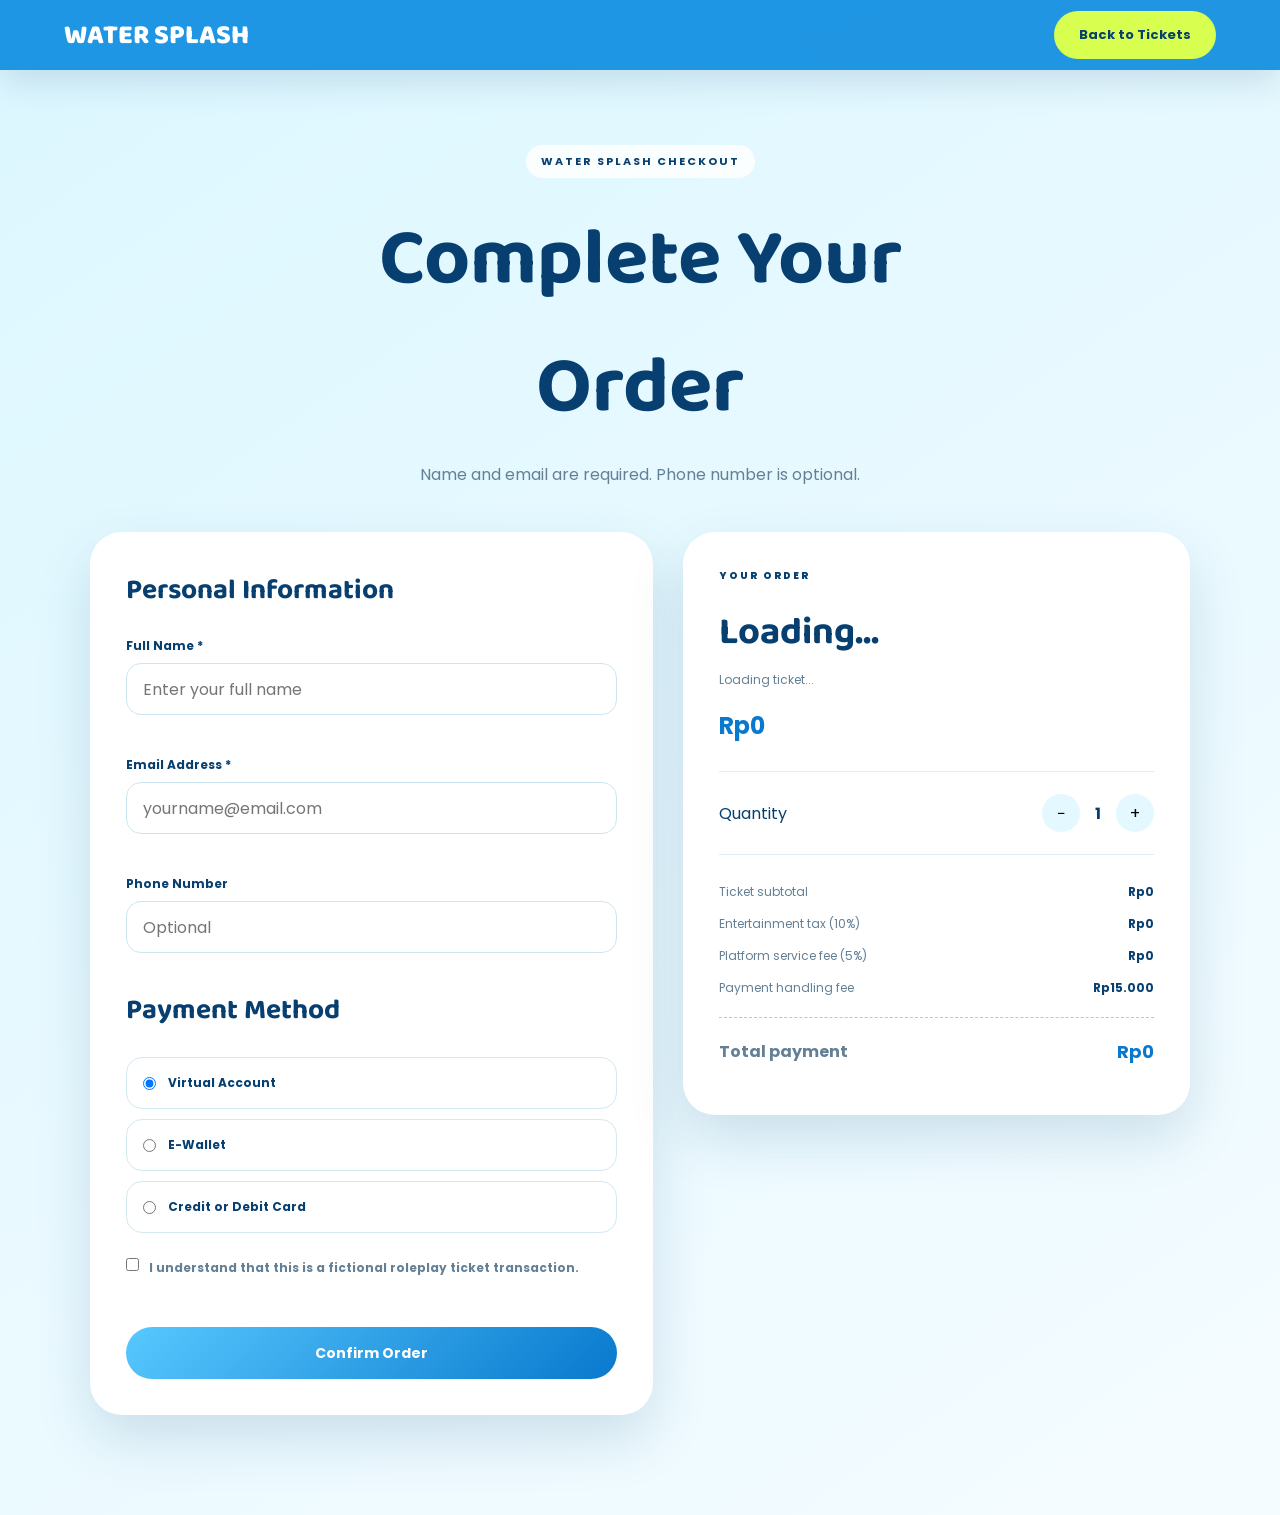
<file: checkout.html>
<!DOCTYPE html>
<html lang="en">

<head>
    <meta charset="UTF-8">

    <meta
        name="viewport"
        content="width=device-width, initial-scale=1.0"
    >

    <title>Water Splash | Checkout</title>

    <link
        rel="stylesheet"
        href="css/style.css"
    >

        <script
        src="js/api-config.js"
        defer
    ></script>

    <script
        src="js/sheet-control.js"
        defer
    ></script>
    
</head>

<body>

    <div class="bubble-layer"></div>


    <header class="site-header inner-header">

        <nav class="navbar">

            <a
                href="index.html"
                class="logo"
            >
                WATER SPLASH
            </a>

            <a
                href="tiket.html"
                class="nav-button"
            >
                Back to Tickets
            </a>

        </nav>

    </header>



    <main class="checkout-page">

        <div class="checkout-heading">

            <p class="section-label">
                WATER SPLASH CHECKOUT
            </p>

            <h1>
                Complete Your Order
            </h1>

            <p>
                Name and email are required.
                Phone number is optional.
            </p>

        </div>


        <div class="checkout-layout">

            <form
                class="checkout-form"
                id="checkout-form"
            >

                <h2>
                    Personal Information
                </h2>


                <label>

                    <span>
                        Full Name *
                    </span>

                    <input
                        type="text"
                        id="customer-name"
                        placeholder="Enter your full name"
                        required
                    >

                    <small
                        class="error-message"
                        id="name-error"
                    ></small>

                </label>


                <label>

                    <span>
                        Email Address *
                    </span>

                    <input
                        type="email"
                        id="customer-email"
                        placeholder="yourname@email.com"
                        required
                    >

                    <small
                        class="error-message"
                        id="email-error"
                    ></small>

                </label>


                <label>

                    <span>
                        Phone Number
                    </span>

                    <input
                        type="tel"
                        id="customer-phone"
                        placeholder="Optional"
                    >

                </label>


                <h2 class="payment-title">
                    Payment Method
                </h2>


                <label class="payment-choice">

                    <input
                        type="radio"
                        name="payment-method"
                        value="Virtual Account"
                        checked
                    >

                    <span>
                        Virtual Account
                    </span>

                </label>


                <label class="payment-choice">

                    <input
                        type="radio"
                        name="payment-method"
                        value="E-Wallet"
                    >

                    <span>
                        E-Wallet
                    </span>

                </label>


                <label class="payment-choice">

                    <input
                        type="radio"
                        name="payment-method"
                        value="Card"
                    >

                    <span>
                        Credit or Debit Card
                    </span>

                </label>


                <label class="agreement">

                    <input
                        type="checkbox"
                        id="agreement"
                    >

                    <span>
                        I understand that this is a fictional
                        roleplay ticket transaction.
                    </span>

                </label>


                <p
                    class="checkout-form-message"
                    id="checkout-form-message"
                ></p>


                <button
                    type="submit"
                    class="button button-blue checkout-button"
                >
                    Confirm Order
                </button>

            </form>



            <aside class="order-summary">

                <p class="summary-heading">
                    YOUR ORDER
                </p>


                <h2 id="summary-ticket-name">
                    Loading...
                </h2>


                <p id="summary-ticket-description">
                    Loading ticket...
                </p>


                <strong
                    class="summary-ticket-price"
                    id="summary-ticket-price"
                >
                    Rp0
                </strong>


                <div class="quantity-row">

                    <span>
                        Quantity
                    </span>


                    <div class="quantity-control">

                        <button
                            type="button"
                            id="quantity-minus"
                        >
                            −
                        </button>

                        <strong id="quantity-value">
                            1
                        </strong>

                        <button
                            type="button"
                            id="quantity-plus"
                        >
                            +
                        </button>

                    </div>

                </div>


                <div class="fee-summary">

                    <div>

                        <span>
                            Ticket subtotal
                        </span>

                        <strong id="subtotal-value">
                            Rp0
                        </strong>

                    </div>


                    <div>

                        <span>
                            Entertainment tax (10%)
                        </span>

                        <strong id="tax-value">
                            Rp0
                        </strong>

                    </div>


                    <div>

                        <span>
                            Platform service fee (5%)
                        </span>

                        <strong id="service-value">
                            Rp0
                        </strong>

                    </div>


                    <div>

                        <span>
                            Payment handling fee
                        </span>

                        <strong id="handling-value">
                            Rp15.000
                        </strong>

                    </div>


                    <hr>


                    <div class="total-row">

                        <span>
                            Total payment
                        </span>

                        <strong id="total-value">
                            Rp0
                        </strong>

                    </div>

                </div>

            </aside>

        </div>

    </main>


    <script src="js/app.js"></script>
    <script src="js/checkout.js"></script>

</body>

</html>
</file>
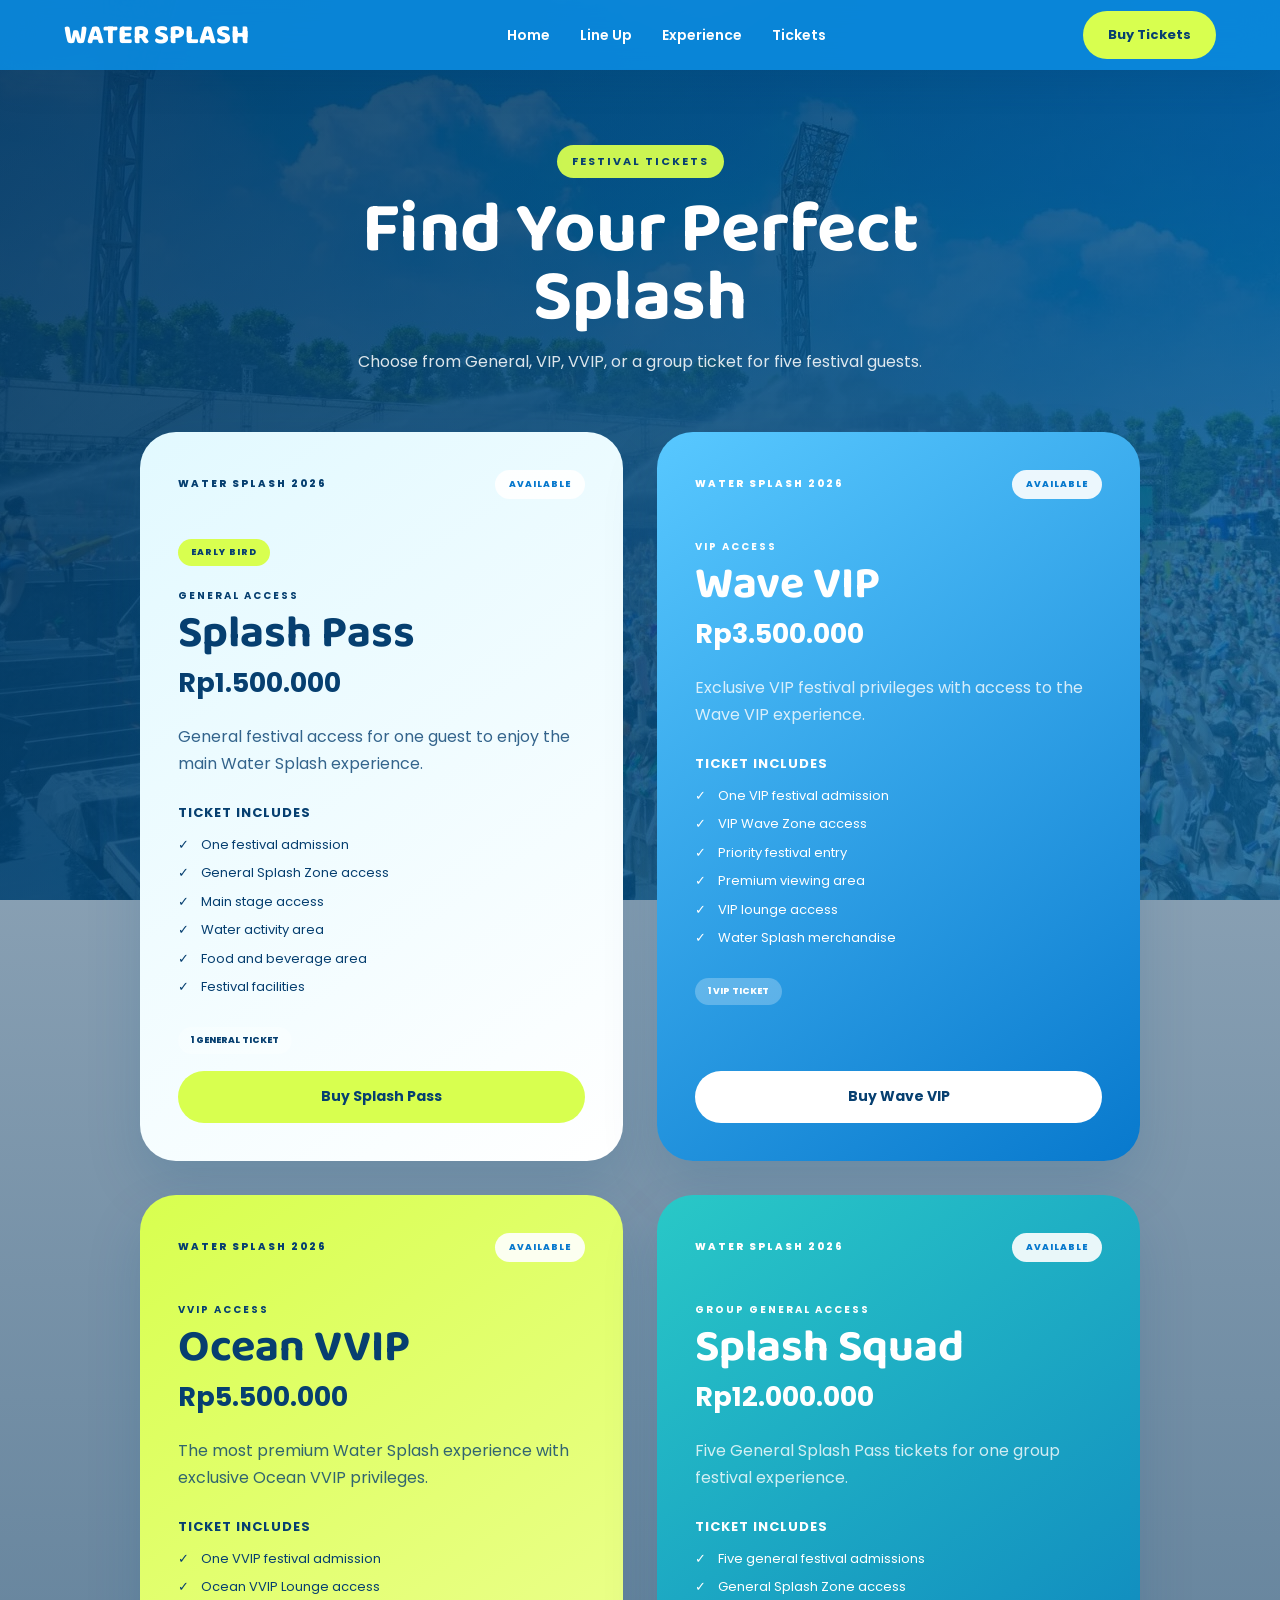
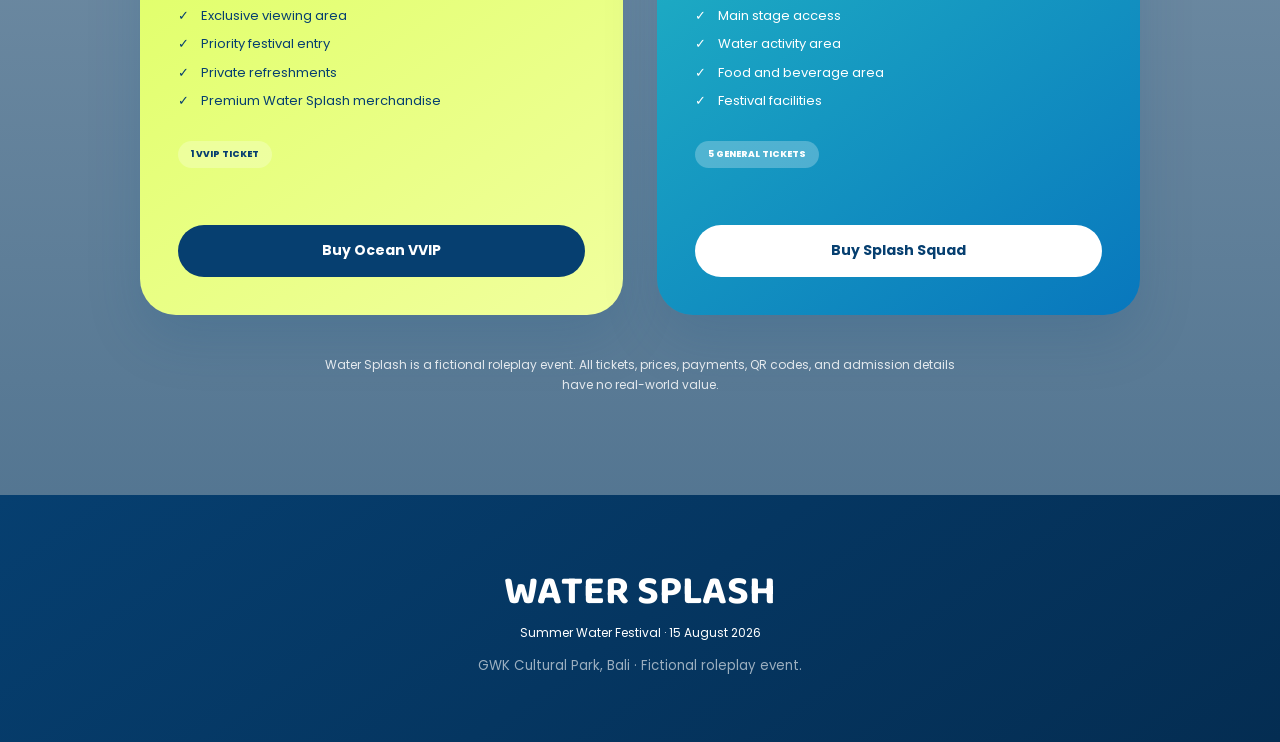
<file: tiket.html>
<!DOCTYPE html>
<html lang="en">

<head>

    <meta charset="UTF-8">

    <meta
        name="viewport"
        content="width=device-width, initial-scale=1.0"
    >

    <meta
        name="description"
        content="Choose your Water Splash 2026 festival ticket."
    >

    <title>
        Water Splash 2026 | Tickets
    </title>


    <link
        rel="stylesheet"
        href="css/style.css"
    >


    <!-- BACKGROUND KHUSUS HALAMAN TIKET -->

    <style>

        .ticket-photo-bg {

            min-height: 100vh;

            background:
                linear-gradient(
                    135deg,
                    rgba(3, 53, 94, 0.88),
                    rgba(11, 146, 220, 0.65)
                ),
                url("assets/Hero.jpg");

            background-position: center;

            background-size: cover;

            background-repeat: no-repeat;

            background-attachment: fixed;

        }


        .ticket-photo-bg main {

            min-height: 100vh;

            background: transparent;

        }


        .ticket-photo-bg .ticket-page-section {

            position: relative;

            padding-top: 145px;

            background: transparent;

        }


        .ticket-photo-bg .ticket-page-section::before {

            content: "";

            position: absolute;

            inset: 0;

            z-index: 0;

            background:
                linear-gradient(
                    180deg,
                    rgba(3, 53, 94, 0.32),
                    rgba(3, 53, 94, 0.68)
                );

            pointer-events: none;

        }


        .ticket-photo-bg
        .ticket-page-section > * {

            position: relative;

            z-index: 2;

        }


        .ticket-photo-bg
        .ticket-page-section
        .section-label {

            color: var(--navy);

            background:
                rgba(216, 255, 79, 0.94);

        }


        .ticket-photo-bg
        .ticket-page-section
        .section-heading h2 {

            color: var(--white);

        }


        .ticket-photo-bg
        .ticket-page-section
        .section-heading > p:last-child {

            color:
                rgba(255, 255, 255, 0.86);

        }


        .ticket-photo-bg
        .roleplay-note {

            color:
                rgba(255, 255, 255, 0.84);

        }


        @media screen and (max-width: 700px) {

            .ticket-photo-bg {

                background-attachment: scroll;

            }


            .ticket-photo-bg
            .ticket-page-section {

                padding-top: 120px;

            }

        }

    </style>


    <script
        src="js/api-config.js"
        defer
    ></script>

    <script
        src="js/app.js"
        defer
    ></script>

    <script
        src="js/tiket.js"
        defer
    ></script>

    <script
        src="js/sheet-control.js"
        defer
    ></script>

</head>


<body class="ticket-photo-bg">


    <!-- BUBBLE EFFECT -->

    <div
        class="bubble-layer"
        aria-hidden="true"
    ></div>



    <!-- HEADER -->

    <header class="site-header inner-header">

        <nav class="navbar">

            <a
                href="index.html"
                class="logo"
                aria-label="Water Splash Home"
            >
                WATER SPLASH
            </a>


            <div class="nav-menu">

                <a href="index.html">
                    Home
                </a>


                <a href="index.html#lineup">
                    Line Up
                </a>


                <a href="experience.html">
                    Experience
                </a>


                <a href="tiket.html">
                    Tickets
                </a>

            </div>


            <a
                href="#ticket-list"
                class="nav-button"
            >
                Buy Tickets
            </a>


            <button
                type="button"
                class="menu-toggle"
                aria-label="Open navigation menu"
                aria-expanded="false"
            >

                <span></span>

                <span></span>

                <span></span>

            </button>

        </nav>

    </header>



    <main>


        <!-- TICKET LIST -->

        <section
            class="ticket-page-section"
            id="ticket-list"
        >

            <div class="section-heading">

                <p class="section-label">
                    FESTIVAL TICKETS
                </p>


                <h2>
                    Find Your Perfect Splash
                </h2>


                <p>
                    Choose from General, VIP, VVIP,
                    or a group ticket for five festival guests.
                </p>

            </div>



            <div class="full-ticket-grid">


                <!-- SPLASH PASS -->

                <article
                    class="full-ticket-card full-general"
                    id="splash-pass"
                    data-ticket-card="splash-pass"
                >

                    <div class="full-ticket-top">

                        <span class="buy-ticket-label">
                            WATER SPLASH 2026
                        </span>


                        <span
                            class="status-badge available"
                            data-ticket-status="splash-pass"
                        >
                            AVAILABLE
                        </span>

                    </div>


                    <p class="release-label">
                        EARLY BIRD
                    </p>


                    <p class="full-category">
                        GENERAL ACCESS
                    </p>


                    <h2>
                        Splash Pass
                    </h2>


                    <strong class="ticket-price">
                        Rp1.500.000
                    </strong>


                    <p class="ticket-description">
                        General festival access for one guest
                        to enjoy the main Water Splash experience.
                    </p>


                    <h3>
                        Ticket Includes
                    </h3>


                    <ul>

                        <li>
                            One festival admission
                        </li>

                        <li>
                            General Splash Zone access
                        </li>

                        <li>
                            Main stage access
                        </li>

                        <li>
                            Water activity area
                        </li>

                        <li>
                            Food and beverage area
                        </li>

                        <li>
                            Festival facilities
                        </li>

                    </ul>


                    <span class="people-label">
                        1 GENERAL TICKET
                    </span>


                    <a
                        href="checkout.html?ticket=splash-pass"
                        class="button ticket-buy-button"
                        data-ticket="splash-pass"
                        data-ticket-id="splash-pass"
                        aria-label="Buy Splash Pass"
                    >
                        Buy Splash Pass
                    </a>

                </article>



                <!-- WAVE VIP -->

                <article
                    class="full-ticket-card full-vip"
                    id="wave-vip"
                    data-ticket-card="wave-vip"
                >

                    <div class="full-ticket-top">

                        <span class="buy-ticket-label">
                            WATER SPLASH 2026
                        </span>


                        <span
                            class="status-badge available"
                            data-ticket-status="wave-vip"
                        >
                            AVAILABLE
                        </span>

                    </div>


                    <p class="full-category">
                        VIP ACCESS
                    </p>


                    <h2>
                        Wave VIP
                    </h2>


                    <strong class="ticket-price">
                        Rp3.500.000
                    </strong>


                    <p class="ticket-description">
                        Exclusive VIP festival privileges
                        with access to the Wave VIP experience.
                    </p>


                    <h3>
                        Ticket Includes
                    </h3>


                    <ul>

                        <li>
                            One VIP festival admission
                        </li>

                        <li>
                            VIP Wave Zone access
                        </li>

                        <li>
                            Priority festival entry
                        </li>

                        <li>
                            Premium viewing area
                        </li>

                        <li>
                            VIP lounge access
                        </li>

                        <li>
                            Water Splash merchandise
                        </li>

                    </ul>


                    <span class="people-label">
                        1 VIP TICKET
                    </span>


                    <a
                        href="checkout.html?ticket=wave-vip"
                        class="button ticket-buy-button"
                        data-ticket="wave-vip"
                        data-ticket-id="wave-vip"
                        aria-label="Buy Wave VIP"
                    >
                        Buy Wave VIP
                    </a>

                </article>



                <!-- OCEAN VVIP -->

                <article
                    class="full-ticket-card full-vvip"
                    id="ocean-vvip"
                    data-ticket-card="ocean-vvip"
                >

                    <div class="full-ticket-top">

                        <span class="buy-ticket-label">
                            WATER SPLASH 2026
                        </span>


                        <span
                            class="status-badge available"
                            data-ticket-status="ocean-vvip"
                        >
                            AVAILABLE
                        </span>

                    </div>


                    <p class="full-category">
                        VVIP ACCESS
                    </p>


                    <h2>
                        Ocean VVIP
                    </h2>


                    <strong class="ticket-price">
                        Rp5.500.000
                    </strong>


                    <p class="ticket-description">
                        The most premium Water Splash experience
                        with exclusive Ocean VVIP privileges.
                    </p>


                    <h3>
                        Ticket Includes
                    </h3>


                    <ul>

                        <li>
                            One VVIP festival admission
                        </li>

                        <li>
                            Ocean VVIP Lounge access
                        </li>

                        <li>
                            Exclusive viewing area
                        </li>

                        <li>
                            Priority festival entry
                        </li>

                        <li>
                            Private refreshments
                        </li>

                        <li>
                            Premium Water Splash merchandise
                        </li>

                    </ul>


                    <span class="people-label">
                        1 VVIP TICKET
                    </span>


                    <a
                        href="checkout.html?ticket=ocean-vvip"
                        class="button ticket-buy-button"
                        data-ticket="ocean-vvip"
                        data-ticket-id="ocean-vvip"
                        aria-label="Buy Ocean VVIP"
                    >
                        Buy Ocean VVIP
                    </a>

                </article>



                <!-- SPLASH SQUAD -->

                <article
                    class="full-ticket-card full-squad"
                    id="splash-squad"
                    data-ticket-card="splash-squad"
                >

                    <div class="full-ticket-top">

                        <span class="buy-ticket-label">
                            WATER SPLASH 2026
                        </span>


                        <span
                            class="status-badge available"
                            data-ticket-status="splash-squad"
                        >
                            AVAILABLE
                        </span>

                    </div>


                    <p class="full-category">
                        GROUP GENERAL ACCESS
                    </p>


                    <h2>
                        Splash Squad
                    </h2>


                    <strong class="ticket-price">
                        Rp12.000.000
                    </strong>


                    <p class="ticket-description">
                        Five General Splash Pass tickets
                        for one group festival experience.
                    </p>


                    <h3>
                        Ticket Includes
                    </h3>


                    <ul>

                        <li>
                            Five general festival admissions
                        </li>

                        <li>
                            General Splash Zone access
                        </li>

                        <li>
                            Main stage access
                        </li>

                        <li>
                            Water activity area
                        </li>

                        <li>
                            Food and beverage area
                        </li>

                        <li>
                            Festival facilities
                        </li>

                    </ul>


                    <span class="people-label">
                        5 GENERAL TICKETS
                    </span>


                    <a
                        href="checkout.html?ticket=splash-squad"
                        class="button ticket-buy-button"
                        data-ticket="splash-squad"
                        data-ticket-id="splash-squad"
                        aria-label="Buy Splash Squad"
                    >
                        Buy Splash Squad
                    </a>

                </article>

            </div>



            <!-- DISCLAIMER -->

            <p class="roleplay-note">
                Water Splash is a fictional roleplay event.
                All tickets, prices, payments, QR codes,
                and admission details have no real-world value.
            </p>

        </section>

    </main>



    <!-- FOOTER -->

    <footer class="footer">

        <h2>
            WATER SPLASH
        </h2>


        <p>
            Summer Water Festival · 15 August 2026
        </p>


        <small>
            GWK Cultural Park, Bali · Fictional roleplay event.
        </small>

    </footer>


</body>

</html>
</file>
<file: css/style.css>
@import url("https://fonts.googleapis.com/css2?family=Baloo+2:wght@500;600;700;800&family=Poppins:wght@400;500;600;700&display=swap");


:root {

    --blue:
        #159cff;

    --blue-dark:
        #0879cd;

    --sky:
        #58c8ff;

    --lime:
        #d8ff4f;

    --navy:
        #063f70;

    --white:
        #ffffff;

    --soft:
        #f5fcff;

    --muted:
        #648096;

    --danger:
        #ef5d67;

    --shadow:
        0 24px 55px
        rgba(5, 74, 122, 0.15);

}



* {

    margin: 0;

    padding: 0;

    box-sizing: border-box;

}



html {

    scroll-behavior: smooth;

}



body {

    min-height: 100vh;

    overflow-x: hidden;

    color: var(--navy);

    background: var(--soft);

    font-family:
        "Poppins",
        sans-serif;

}



a {

    color: inherit;

    text-decoration: none;

}



button,
input {

    font: inherit;

}



button {

    border: 0;

    cursor: pointer;

}



img {

    display: block;

    max-width: 100%;

}



/* WATER EFFECT */

.bubble-layer {

    position: fixed;

    inset: 0;

    z-index: 5;

    overflow: hidden;

    pointer-events: none;

}



.floating-bubble {

    position: absolute;

    bottom: -80px;

    border:
        1px solid
        rgba(255, 255, 255, 0.8);

    border-radius: 50%;

    background:
        radial-gradient(
            circle at 30% 25%,
            rgba(255,255,255,0.95),
            rgba(255,255,255,0.15) 45%,
            rgba(70,190,255,0.1)
        );

    animation:
        bubbleRise linear forwards;

}



.water-ripple {

    position: fixed;

    z-index: 9999;

    width: 15px;

    height: 15px;

    border:
        2px solid
        rgba(88, 200, 255, 0.85);

    border-radius: 50%;

    pointer-events: none;

    transform:
        translate(-50%, -50%);

    animation:
        rippleEffect 0.75s
        ease-out forwards;

}



/* HEADER */

.site-header {

    position: fixed;

    top: 0;

    left: 0;

    z-index: 1000;

    width: 100%;

    padding:
        18px 5%;

    transition:
        0.3s ease;

}



.site-header.scrolled,
.inner-header {

    padding-top: 11px;

    padding-bottom: 11px;

    background:
        rgba(10, 139, 224, 0.9);

    box-shadow:
        0 12px 35px
        rgba(3, 66, 109, 0.14);

    backdrop-filter:
        blur(18px);

}



.navbar {

    max-width: 1280px;

    margin: auto;

    display: flex;

    align-items: center;

    justify-content: space-between;

    gap: 30px;

}



.logo {

    color: var(--white);

    font-family:
        "Baloo 2",
        sans-serif;

    font-size: 27px;

    font-weight: 800;

}



.nav-menu {

    display: flex;

    align-items: center;

    gap: 30px;

}



.nav-menu a {

    color: var(--white);

    font-size: 14px;

    font-weight: 600;

}



.nav-button {

    min-height: 48px;

    padding:
        0 25px;

    display: inline-flex;

    align-items: center;

    justify-content: center;

    color: var(--navy);

    font-size: 13px;

    font-weight: 700;

    border-radius: 999px;

    background: var(--lime);

}



.menu-toggle {

    display: none;

}



/* BUTTON */

.button {

    min-height: 52px;

    padding:
        0 29px;

    display: inline-flex;

    align-items: center;

    justify-content: center;

    font-size: 14px;

    font-weight: 700;

    border-radius: 999px;

    transition:
        transform 0.25s ease;

}



.button:hover {

    transform:
        translateY(-4px);

}



.button-lime {

    color: var(--navy);

    background: var(--lime);

}



.button-blue {

    color: var(--white);

    background:
        linear-gradient(
            135deg,
            var(--sky),
            var(--blue-dark)
        );

}



.button-outline {

    color: var(--white);

    border:
        2px solid
        rgba(255,255,255,0.8);

}



/* HERO */

.hero {

    position: relative;

    min-height: 100vh;

    overflow: hidden;

    padding:
        145px 7% 180px;

    display: flex;

    align-items: center;

    color: var(--white);

    background:
        url("../assets/Hero.jpg")
        center / cover no-repeat;

}



.hero-overlay {

    position: absolute;

    inset: 0;

    background:
        linear-gradient(
            90deg,
            rgba(3,61,105,0.88),
            rgba(8,137,223,0.62),
            rgba(28,173,242,0.35)
        );

}



.hero-glow {

    position: absolute;

    right: 8%;

    top: 25%;

    width: 430px;

    height: 430px;

    border-radius: 50%;

    background:
        rgba(216,255,79,0.5);

    filter:
        blur(90px);

}



.hero-content {

    position: relative;

    z-index: 10;

    max-width: 720px;

}



.eyebrow,
.section-label {

    display: inline-flex;

    margin-bottom: 18px;

    padding:
        8px 15px;

    color: var(--navy);

    font-size: 11px;

    font-weight: 700;

    letter-spacing: 2px;

    border-radius: 999px;

    background:
        rgba(255,255,255,0.85);

}



.hero h1 {

    margin-bottom: 27px;

    font-family:
        "Baloo 2",
        sans-serif;

    font-size:
        clamp(82px, 11vw, 150px);

    font-weight: 800;

    line-height: 0.72;

    letter-spacing: -9px;

}



.hero h1 span {

    display: block;

    margin-left: 42px;

}



.hero-description {

    max-width: 600px;

    margin-bottom: 30px;

    font-size: 17px;

    line-height: 1.8;

}



.hero-info {

    display: flex;

    flex-wrap: wrap;

    gap: 15px;

    margin-bottom: 30px;

}



.hero-info div {

    min-width: 210px;

    padding:
        15px 19px;

    border:
        1px solid
        rgba(255,255,255,0.3);

    border-radius: 19px;

    background:
        rgba(255,255,255,0.14);

    backdrop-filter:
        blur(12px);

}



.hero-info small {

    display: block;

    margin-bottom: 4px;

    font-size: 9px;

    letter-spacing: 2px;

}



.hero-info strong {

    font-size: 14px;

}



.hero-actions {

    display: flex;

    flex-wrap: wrap;

    gap: 14px;

}



.hero-wave {

    position: absolute;

    left: 0;

    bottom: -3px;

    width: 100%;

    line-height: 0;

}



.hero-wave svg {

    width: 100%;

    height: 190px;

}



/* GENERAL */

.section {

    padding:
        110px 6%;

}



.section-heading {

    max-width: 750px;

    margin:
        0 auto 55px;

    text-align: center;

}



.section-heading h2,
.countdown-title h2 {

    margin-bottom: 15px;

    font-family:
        "Baloo 2",
        sans-serif;

    font-size:
        clamp(43px, 6vw, 72px);

    line-height: 0.95;

}



.section-heading > p:last-child {

    color: var(--muted);

    line-height: 1.8;

}



/* INFO */

.info-grid {

    max-width: 1100px;

    margin: auto;

    display: grid;

    grid-template-columns:
        repeat(3, 1fr);

    gap: 26px;

}



.info-card {

    padding: 35px;

    text-align: center;

    border-radius: 30px;

    background: var(--white);

    box-shadow: var(--shadow);

}



.info-card > span {

    width: 68px;

    height: 68px;

    margin:
        0 auto 20px;

    display: flex;

    align-items: center;

    justify-content: center;

    font-family:
        "Baloo 2",
        sans-serif;

    font-size: 22px;

    font-weight: 800;

    border-radius: 22px;

    background: var(--lime);

}



.info-card h3 {

    margin-bottom: 8px;

    font-family:
        "Baloo 2",
        sans-serif;

    font-size: 26px;

}



.info-card p {

    color: var(--muted);

    font-size: 14px;

}



/* COUNTDOWN */

.countdown-section {

    padding:
        95px 7%;

    display: grid;

    grid-template-columns:
        0.9fr 1.1fr;

    align-items: center;

    gap: 60px;

    color: var(--white);

    background:
        linear-gradient(
            135deg,
            var(--blue),
            var(--blue-dark)
        );

}



.countdown-title h2 {

    color: var(--white);

}



.countdown {

    display: grid;

    grid-template-columns:
        repeat(4, 1fr);

    gap: 14px;

}



.countdown-box {

    min-height: 140px;

    display: flex;

    align-items: center;

    justify-content: center;

    flex-direction: column;

    border:
        1px solid
        rgba(255,255,255,0.3);

    border-radius: 26px;

    background:
        rgba(255,255,255,0.14);

}



.countdown-box strong {

    font-family:
        "Baloo 2",
        sans-serif;

    font-size: 50px;

}



.countdown-box span {

    font-size: 11px;

}



/* LINEUP */

.lineup-section {

    background:
        radial-gradient(
            circle at center,
            rgba(216,255,79,0.18),
            transparent 30%
        ),
        var(--soft);

}



.lineup-grid {

    max-width: 1230px;

    margin: auto;

    display: grid;

    grid-template-columns:
        repeat(4, 1fr);

    gap: 24px;

}



.artist-card {

    overflow: hidden;

    border-radius: 28px;

    background: var(--white);

    box-shadow: var(--shadow);

}



.artist-photo {

    position: relative;

    height: 340px;

    overflow: hidden;

}



.artist-photo img {

    width: 100%;

    height: 100%;

    object-fit: cover;

    transition:
        transform 0.4s ease;

}



.artist-card:hover img {

    transform:
        scale(1.07);

}



.artist-photo span {

    position: absolute;

    top: 17px;

    left: 17px;

    padding:
        7px 12px;

    font-size: 10px;

    font-weight: 700;

    border-radius: 999px;

    background:
        rgba(255,255,255,0.9);

}



.artist-card h3 {

    padding:
        22px 15px;

    text-align: center;

    font-family:
        "Baloo 2",
        sans-serif;

    font-size: 27px;

}



/* EXPERIENCE */

.experience-section {

    color: var(--white);

    background:
        linear-gradient(
            145deg,
            #128fe8,
            #0759a2
        );

}



.light-heading h2 {

    color: var(--white);

}



.experience-grid {

    max-width: 1150px;

    margin: auto;

    display: grid;

    grid-template-columns:
        repeat(4, 1fr);

    gap: 22px;

}



.experience-card {

    min-height: 270px;

    padding: 30px;

    border:
        1px solid
        rgba(255,255,255,0.25);

    border-radius: 28px;

    background:
        rgba(255,255,255,0.14);

}



.experience-card > span {

    width: 58px;

    height: 58px;

    margin-bottom: 25px;

    display: flex;

    align-items: center;

    justify-content: center;

    color: var(--navy);

    font-weight: 800;

    border-radius: 19px;

    background: var(--lime);

}



.experience-card h3 {

    margin-bottom: 12px;

    font-family:
        "Baloo 2",
        sans-serif;

    font-size: 27px;

}



.experience-card p {

    color:
        rgba(255,255,255,0.8);

    font-size: 14px;

    line-height: 1.8;

}



/* PREVIEW TICKET */

.ticket-preview-section {

    background: var(--white);

}



.preview-grid {

    max-width: 1050px;

    margin: auto;

    display: grid;

    grid-template-columns:
        repeat(2, 1fr);

    gap: 28px;

}



.preview-ticket {

    min-height: 400px;

    padding: 40px;

    display: flex;

    align-items: flex-start;

    flex-direction: column;

    border-radius: 36px;

    box-shadow: var(--shadow);

}



.preview-general {

    background:
        linear-gradient(
            145deg,
            #e2f9ff,
            #ffffff
        );

}



.preview-vip {

    color: var(--white);

    background:
        linear-gradient(
            145deg,
            var(--sky),
            var(--blue-dark)
        );

}



.preview-vvip {

    background:
        linear-gradient(
            145deg,
            var(--lime),
            #f1ff9e
        );

}



.preview-squad {

    color: var(--white);

    background:
        linear-gradient(
            145deg,
            #29c8c7,
            #0877bd
        );

}



.preview-top,
.full-ticket-top {

    width: 100%;

    margin-bottom: 40px;

    display: flex;

    align-items: center;

    justify-content: space-between;

    gap: 15px;

}



.buy-ticket-label {

    font-size: 10px;

    font-weight: 800;

    letter-spacing: 2px;

}



.status-badge {

    padding:
        8px 14px;

    font-size: 9px;

    font-weight: 800;

    letter-spacing: 1px;

    border-radius: 999px;

}



.status-badge.available {

    color: var(--blue-dark);

    background:
        rgba(255,255,255,0.9);

}



.status-badge.sold-out {

    color: var(--white);

    background: var(--danger);

}



.release-label {

    margin-bottom: 22px;

    padding:
        7px 13px;

    font-size: 9px;

    font-weight: 800;

    letter-spacing: 1px;

    border-radius: 999px;

    background: var(--lime);

}



.preview-category,
.full-category {

    margin-bottom: 7px;

    font-size: 10px;

    font-weight: 700;

    letter-spacing: 2px;

}



.preview-ticket h3 {

    margin-bottom: 7px;

    font-family:
        "Baloo 2",
        sans-serif;

    font-size: 39px;

}



.preview-ticket > strong {

    margin-bottom: 24px;

    font-size: 25px;

}



.preview-ticket > p:last-child {

    margin-top: auto;

    line-height: 1.8;

}



.explore-ticket {

    margin-top: 45px;

    text-align: center;

}



/* TICKET PAGE */

.ticket-page-hero {

    min-height: 500px;

    padding:
        155px 20px 80px;

    color: var(--white);

    text-align: center;

    background:
        radial-gradient(
            circle at center,
            rgba(216,255,79,0.8),
            transparent 28%
        ),
        linear-gradient(
            145deg,
            var(--sky),
            var(--blue-dark)
        );

}



.ticket-page-hero h1 {

    margin-bottom: 12px;

    font-family:
        "Baloo 2",
        sans-serif;

    font-size:
        clamp(60px, 9vw, 105px);

    line-height: 0.9;

}



.ticket-page-section {

    padding:
        100px 6%;

}



.full-ticket-grid {

    max-width: 1000px;

    margin: auto;

    display: grid;

    grid-template-columns:
        repeat(2, 1fr);

    gap: 34px;

}



.full-ticket-card {

    min-height: 720px;

    padding: 38px;

    display: flex;

    align-items: flex-start;

    flex-direction: column;

    border-radius: 36px;

    box-shadow: var(--shadow);

}



.full-general {

    background:
        linear-gradient(
            145deg,
            #e2f9ff,
            #ffffff
        );

}



.full-vip {

    color: var(--white);

    background:
        linear-gradient(
            145deg,
            var(--sky),
            var(--blue-dark)
        );

}



.full-vvip {

    background:
        linear-gradient(
            145deg,
            var(--lime),
            #f1ff9e
        );

}



.full-squad {

    color: var(--white);

    background:
        linear-gradient(
            145deg,
            #29c8c7,
            #0877bd
        );

}



.full-ticket-card h2 {

    margin-bottom: 7px;

    font-family:
        "Baloo 2",
        sans-serif;

    font-size: 45px;

    line-height: 1;

}



.ticket-price {

    margin-bottom: 20px;

    font-size: 27px;

}



.ticket-description {

    min-height: 55px;

    margin-bottom: 25px;

    line-height: 1.7;

    opacity: 0.8;

}



.full-ticket-card h3 {

    margin-bottom: 12px;

    font-size: 13px;

    letter-spacing: 1px;

    text-transform: uppercase;

}



.full-ticket-card ul {

    margin-bottom: 30px;

    display: flex;

    flex-direction: column;

    gap: 9px;

    list-style: none;

}



.full-ticket-card li {

    font-size: 13px;

    line-height: 1.5;

}



.full-ticket-card li::before {

    content: "✓";

    margin-right: 9px;

}



.people-label {

    margin-bottom: 17px;

    padding:
        7px 13px;

    font-size: 9px;

    font-weight: 800;

    border-radius: 999px;

    background:
        rgba(255,255,255,0.25);

}



.ticket-buy-button {

    width: 100%;

    margin-top: auto;

    color: var(--navy);

    background: var(--white);

}



.full-general
.ticket-buy-button {

    background: var(--lime);

}



.full-vvip
.ticket-buy-button {

    color: var(--white);

    background: var(--navy);

}



.ticket-buy-button:disabled {

    color: var(--white);

    cursor: not-allowed;

    background: #8998a2;

}



.sold-card {

    opacity: 0.7;

    filter:
        grayscale(0.45);

}



.roleplay-note {

    max-width: 650px;

    margin:
        40px auto 0;

    color: var(--muted);

    text-align: center;

    font-size: 12px;

    line-height: 1.7;

}



/* CHECKOUT */

.checkout-page {

    min-height: 100vh;

    padding:
        145px 6% 100px;

    background:
        linear-gradient(
            145deg,
            #dcf7ff,
            var(--soft)
        );

}



.checkout-heading {

    max-width: 700px;

    margin:
        0 auto 45px;

    text-align: center;

}



.checkout-heading h1 {

    margin-bottom: 10px;

    font-family:
        "Baloo 2",
        sans-serif;

    font-size:
        clamp(52px, 7vw, 80px);

}



.checkout-heading > p:last-child {

    color: var(--muted);

}



.checkout-layout {

    max-width: 1100px;

    margin: auto;

    display: grid;

    grid-template-columns:
        1fr 0.9fr;

    align-items: start;

    gap: 30px;

}



.checkout-form,
.order-summary {

    padding: 36px;

    border-radius: 32px;

    background: var(--white);

    box-shadow: var(--shadow);

}



.checkout-form h2 {

    margin-bottom: 24px;

    font-family:
        "Baloo 2",
        sans-serif;

    font-size: 28px;

}



.checkout-form label:not(.payment-choice):not(.agreement) {

    margin-bottom: 18px;

    display: flex;

    flex-direction: column;

    gap: 8px;

}



.checkout-form label > span {

    font-size: 12px;

    font-weight: 700;

}



.checkout-form input[type="text"],
.checkout-form input[type="email"],
.checkout-form input[type="tel"] {

    width: 100%;

    height: 52px;

    padding:
        0 16px;

    outline: none;

    border:
        1px solid #cce6f1;

    border-radius: 15px;

}



.error-message {

    min-height: 15px;

    color: var(--danger);

    font-size: 10px;

}



.payment-title {

    margin-top: 35px;

}



.payment-choice {

    margin-bottom: 10px;

    padding: 16px;

    display: flex;

    align-items: center;

    gap: 12px;

    border:
        1px solid #d3e9f2;

    border-radius: 16px;

}



.agreement {

    margin-top: 25px;

    display: flex;

    align-items: flex-start;

    gap: 10px;

    color: var(--muted);

    font-size: 12px;

    line-height: 1.6;

}



.checkout-form-message {

    min-height: 18px;

    margin-top: 12px;

    color: var(--danger);

    font-size: 11px;

}



.checkout-button {

    width: 100%;

    margin-top: 20px;

}



.order-summary {

    position: sticky;

    top: 95px;

}



.summary-heading {

    margin-bottom: 18px;

    font-size: 10px;

    font-weight: 800;

    letter-spacing: 2px;

}



.order-summary h2 {

    margin-bottom: 7px;

    font-family:
        "Baloo 2",
        sans-serif;

    font-size: 38px;

}



.order-summary > p:nth-of-type(2) {

    margin-bottom: 18px;

    color: var(--muted);

    font-size: 12px;

    line-height: 1.7;

}



.summary-ticket-price {

    color: var(--blue-dark);

    font-size: 24px;

}



.quantity-row {

    margin:
        28px 0;

    padding:
        22px 0;

    display: flex;

    align-items: center;

    justify-content: space-between;

    border-top:
        1px solid #dceef5;

    border-bottom:
        1px solid #dceef5;

}



.quantity-control {

    display: flex;

    align-items: center;

    gap: 15px;

}



.quantity-control button {

    width: 38px;

    height: 38px;

    border-radius: 50%;

    background: #e3f8ff;

}



.fee-summary > div {

    margin-bottom: 14px;

    display: grid;

    grid-template-columns:
        minmax(0, 1fr) auto;

    gap: 20px;

    align-items: center;

    font-size: 12px;

}



.fee-summary span {

    color: var(--muted);

}



.fee-summary strong {

    min-width: 110px;

    text-align: right;

    white-space: nowrap;

}



.fee-summary hr {

    margin:
        20px 0;

    border: 0;

    border-top:
        1px dashed #aacbd9;

}



.fee-summary
.total-row {

    font-size: 16px;

    font-weight: 700;

}



.total-row strong {

    color: var(--blue-dark);

    font-size: 18px;

}



/* CONFIRMATION */

.confirmation-page {

    min-height: 100vh;

    padding:
        110px 20px;

    text-align: center;

    background:
        radial-gradient(
            circle at 50% 15%,
            rgba(216,255,79,0.45),
            transparent 25%
        ),
        linear-gradient(
            145deg,
            #dcf7ff,
            var(--soft)
        );

}



.confirmation-icon {

    width: 70px;

    height: 70px;

    margin:
        0 auto 20px;

    display: flex;

    align-items: center;

    justify-content: center;

    font-size: 30px;

    font-weight: 800;

    border-radius: 50%;

    background: var(--lime);

}



.confirmation-page h1 {

    margin-bottom: 12px;

    font-family:
        "Baloo 2",
        sans-serif;

    font-size:
        clamp(52px, 7vw, 82px);

}



.confirmation-description {

    color: var(--muted);

}



.confirmation-card {

    max-width: 850px;

    margin:
        45px auto 0;

    padding: 35px;

    display: grid;

    grid-template-columns:
        repeat(3, 1fr);

    gap: 25px;

    text-align: left;

    border-radius: 30px;

    background: var(--white);

    box-shadow: var(--shadow);

}



.confirmation-card span {

    display: block;

    margin-bottom: 5px;

    color: var(--muted);

    font-size: 9px;

    font-weight: 700;

    letter-spacing: 1px;

    text-transform: uppercase;

}



.confirmation-card strong {

    display: block;

    overflow-wrap: anywhere;

    font-size: 13px;

}



.confirmation-actions {

    margin-top: 35px;

}



/* FOOTER */

.footer {

    padding:
        65px 6%;

    color: var(--white);

    text-align: center;

    background:
        linear-gradient(
            145deg,
            var(--navy),
            #042d52
        );

}



.footer h2 {

    font-family:
        "Baloo 2",
        sans-serif;

    font-size: 40px;

}



.footer p {

    margin-bottom: 10px;

    font-size: 12px;

}



.footer small {

    opacity: 0.6;

}



/* ANIMATION */

@keyframes bubbleRise {

    from {

        opacity: 0;

        transform:
            translateY(0)
            scale(0.6);

    }

    15% {

        opacity: 0.65;

    }

    to {

        opacity: 0;

        transform:
            translateY(-120vh)
            translateX(30px)
            scale(1.1);

    }

}



@keyframes rippleEffect {

    from {

        opacity: 0.85;

        transform:
            translate(-50%, -50%)
            scale(0.2);

    }

    to {

        opacity: 0;

        transform:
            translate(-50%, -50%)
            scale(7);

    }

}



/* RESPONSIVE */

@media screen and (max-width: 900px) {

    .countdown-section {

        grid-template-columns:
            1fr;

        text-align: center;

    }


    .lineup-grid {

        grid-template-columns:
            repeat(2, 1fr);

    }


    .experience-grid {

        grid-template-columns:
            repeat(2, 1fr);

    }


    .checkout-layout {

        grid-template-columns:
            1fr;

    }


    .order-summary {

        position: static;

    }

}



@media screen and (max-width: 700px) {

    .menu-toggle {

        width: 45px;

        height: 45px;

        display: flex;

        align-items: center;

        justify-content: center;

        flex-direction: column;

        gap: 5px;

        border-radius: 50%;

        background:
            rgba(255,255,255,0.2);

    }


    .menu-toggle span {

        width: 21px;

        height: 2px;

        background: var(--white);

    }


    .nav-menu {

        position: fixed;

        top: 75px;

        left: 5%;

        right: 5%;

        display: none;

        padding: 18px;

        flex-direction: column;

        border-radius: 22px;

        background:
            rgba(8,126,208,0.95);

    }


    .nav-menu.active {

        display: flex;

    }


    .nav-button {

        display: none;

    }


    .info-grid,
    .preview-grid,
    .full-ticket-grid {

        grid-template-columns:
            1fr;

    }


    .confirmation-card {

        grid-template-columns:
            repeat(2, 1fr);

    }

}



@media screen and (max-width: 520px) {

    .hero {

        padding:
            130px 20px 160px;

        text-align: center;

    }


    .hero h1 {

        font-size: 70px;

        letter-spacing: -5px;

    }


    .hero h1 span {

        margin-left: 0;

    }


    .hero-info,
    .hero-actions {

        justify-content: center;

    }


    .hero-info {

        flex-direction: column;

    }


    .hero-info div,
    .hero-actions .button {

        width: 100%;

    }


    .section {

        padding:
            80px 20px;

    }


    .section-heading h2,
    .countdown-title h2 {

        font-size: 42px;

    }


    .countdown-section {

        padding:
            80px 20px;

    }


    .countdown {

        grid-template-columns:
            repeat(2, 1fr);

    }


    .lineup-grid,
    .experience-grid {

        grid-template-columns:
            1fr;

    }


    .artist-photo {

        height: 420px;

    }


    .full-ticket-card {

        min-height: 0;

        padding: 30px;

    }


    .checkout-page {

        padding:
            125px 18px 75px;

    }


    .checkout-form,
    .order-summary {

        padding: 25px;

    }


    .confirmation-card {

        grid-template-columns:
            1fr;

    }

}

/* =========================================================
   TAMBAHAN E-TICKET CONFIRMATION
   JANGAN HAPUS CSS SEBELUMNYA
   TEMPEL BLOK INI PALING BAWAH STYLE.CSS
========================================================= */


/* Agar halaman confirmation tetap menggunakan
   warna dan efek air dari website utama */

.confirmation-body {

    min-height: 100vh;

    overflow-x: hidden;

    color: var(--navy);

    background: var(--soft);

}


/* =========================================================
   HEADER CONFIRMATION
========================================================= */

.confirmation-header {

    position: fixed;

    top: 0;

    left: 0;

    z-index: 1000;

    width: 100%;

    padding:
        11px 5%;

    background:
        rgba(10, 139, 224, 0.9);

    box-shadow:
        0 12px 35px
        rgba(3, 66, 109, 0.14);

    backdrop-filter:
        blur(18px);

    -webkit-backdrop-filter:
        blur(18px);

}


.confirmation-navbar {

    max-width: 1280px;

    min-height: 56px;

    margin: auto;

    display: flex;

    align-items: center;

    justify-content: space-between;

    gap: 30px;

}


.confirmation-logo {

    color: var(--white);

    font-family:
        "Baloo 2",
        sans-serif;

    font-size: 27px;

    font-weight: 800;

}


.confirmation-home-link {

    min-height: 48px;

    padding:
        0 25px;

    display: inline-flex;

    align-items: center;

    justify-content: center;

    color: var(--navy);

    font-size: 13px;

    font-weight: 700;

    border-radius: 999px;

    background: var(--lime);

    transition:
        transform 0.25s ease;

}


.confirmation-home-link:hover {

    transform:
        translateY(-3px);

}


/* =========================================================
   CONFIRMATION HEADING
========================================================= */

.confirmation-body
.confirmation-page {

    position: relative;

    min-height: 100vh;

    padding:
        135px 20px 90px;

    text-align: center;

    background:
        radial-gradient(
            circle at 50% 15%,
            rgba(216, 255, 79, 0.45),
            transparent 25%
        ),
        linear-gradient(
            145deg,
            #dcf7ff,
            var(--soft)
        );

}


.confirmation-heading {

    max-width: 850px;

    margin:
        0 auto 40px;

    text-align: center;

}


.confirmation-label {

    display: inline-flex;

    margin-bottom: 17px;

    padding:
        8px 15px;

    color: var(--navy);

    font-size: 11px;

    font-weight: 700;

    letter-spacing: 2px;

    border-radius: 999px;

    background:
        rgba(255, 255, 255, 0.88);

}


.confirmation-heading h1 {

    margin-bottom: 12px;

    font-family:
        "Baloo 2",
        sans-serif;

    font-size:
        clamp(
            52px,
            7vw,
            82px
        );

    line-height: 0.95;

}


.confirmation-heading
.confirmation-description {

    color: var(--muted);

    font-size: 14px;

    line-height: 1.8;

}


/* =========================================================
   ORDER INFORMATION
   Dibuat spesifik untuk confirmation agar tidak
   merusak order-summary halaman checkout
========================================================= */

.confirmation-body
.order-summary {

    position: static;

    top: auto;

    max-width: 1180px;

    margin:
        0 auto 48px;

    padding: 25px;

    display: grid;

    grid-template-columns:
        repeat(
            5,
            minmax(0, 1fr)
        );

    gap: 0;

    text-align: left;

    border-radius: 28px;

    background:
        rgba(255, 255, 255, 0.90);

    box-shadow:
        0 20px 45px
        rgba(5, 74, 122, 0.12);

    backdrop-filter:
        blur(12px);

    -webkit-backdrop-filter:
        blur(12px);

}


.confirmation-body
.order-summary-item {

    min-width: 0;

    padding:
        3px 18px;

    border-right:
        1px solid
        rgba(6, 63, 112, 0.10);

}


.confirmation-body
.order-summary-item:last-child {

    border-right: 0;

}


.confirmation-body
.order-summary-item span {

    display: block;

    margin-bottom: 6px;

    color: var(--muted);

    font-size: 9px;

    font-weight: 700;

    letter-spacing: 1.3px;

}


.confirmation-body
.order-summary-item strong {

    display: block;

    color: var(--navy);

    font-size: 12px;

    font-weight: 700;

    line-height: 1.5;

    overflow-wrap: anywhere;

}


/* =========================================================
   TICKET AREA
========================================================= */

.ticket-area {

    position: relative;

    z-index: 10;

    width: 100%;

    max-width: 1180px;

    margin: auto;

}


.ticket-area-heading {

    margin-bottom: 25px;

    text-align: center;

}


.ticket-area-heading p {

    margin-bottom: 7px;

    color: var(--blue-dark);

    font-size: 10px;

    font-weight: 700;

    letter-spacing: 2px;

}


.ticket-area-heading h2 {

    font-family:
        "Baloo 2",
        sans-serif;

    font-size:
        clamp(
            38px,
            5vw,
            55px
        );

    line-height: 1;

}


.ticket-list {

    width: 100%;

    display: flex;

    flex-direction: column;

    gap: 25px;

}


/* =========================================================
   FESTIVAL E-TICKET
========================================================= */

.festival-ticket {

    --ticket-accent:
        #10afc4;

    position: relative;

    width: 100%;

    min-height: 255px;

    display: grid;

    grid-template-columns:
        minmax(0, 1fr)
        190px;

    overflow: hidden;

    isolation: isolate;

    text-align: left;

    border:
        1px solid
        rgba(159, 187, 210, 0.75);

    border-radius: 28px;

    background:
        rgba(255, 255, 255, 0.92);

    box-shadow:
        0 24px 55px
        rgba(5, 74, 122, 0.16);

}


/* Efek hologram tetap menggunakan warna website */

.festival-ticket::before {

    content: "";

    position: absolute;

    inset: 0;

    z-index: 0;

    background:
        linear-gradient(
            112deg,
            rgba(255, 125, 205, 0.13) 0%,
            rgba(255, 255, 255, 0.35) 17%,
            rgba(88, 200, 255, 0.22) 33%,
            rgba(255, 255, 255, 0.18) 46%,
            rgba(216, 255, 79, 0.22) 60%,
            rgba(140, 145, 255, 0.16) 77%,
            rgba(255, 255, 255, 0.23) 100%
        );

    pointer-events: none;

}


.festival-ticket::after {

    content: "";

    position: absolute;

    inset: -35%;

    z-index: 0;

    opacity: 0.42;

    background:
        repeating-linear-gradient(
            120deg,
            transparent 0 17px,
            rgba(255, 255, 255, 0.34) 17px 19px,
            transparent 19px 35px
        );

    animation:
        festivalHologramMove
        8s linear infinite;

    pointer-events: none;

}


.festival-ticket-main,
.festival-ticket-stub {

    position: relative;

    z-index: 2;

}


/* =========================================================
   MAIN TICKET
========================================================= */

.festival-ticket-main {

    min-width: 0;

    padding:
        29px 33px;

    display: grid;

    grid-template-columns:
        225px
        minmax(0, 1fr);

    align-items: center;

    gap: 34px;

}


.festival-ticket-brand {

    min-width: 0;

    display: flex;

    flex-direction: column;

    align-items: flex-start;

    gap: 9px;

}


.festival-ticket-logo {

    width: 190px;

    max-width: 100%;

    height: auto;

    object-fit: contain;

}


.festival-text-logo {

    color:
        var(--ticket-accent);

    font-family:
        "Baloo 2",
        sans-serif;

    font-size: 42px;

    font-weight: 800;

    line-height: 0.70;

    letter-spacing: -3px;

}


.festival-text-logo strong {

    display: block;

}


.festival-ticket-subtitle {

    color:
        var(--ticket-accent);

    font-size: 10px;

    font-weight: 700;

    letter-spacing: 1.7px;

}


.festival-ticket-content {

    min-width: 0;

}


.festival-ticket-kicker {

    margin-bottom: 7px;

    color:
        var(--ticket-accent);

    font-size: 10px;

    font-weight: 700;

    letter-spacing: 2px;

}


.festival-ticket-title {

    margin-bottom: 22px;

    color:
        var(--ticket-accent);

    font-family:
        "Baloo 2",
        sans-serif;

    font-size:
        clamp(
            40px,
            5vw,
            59px
        );

    font-weight: 800;

    line-height: 0.90;

    letter-spacing: -2px;

    text-transform: uppercase;

}


.festival-ticket-information {

    display: grid;

    grid-template-columns:
        repeat(
            2,
            minmax(0, 1fr)
        );

    gap:
        17px 28px;

}


.festival-information-item {

    min-width: 0;

}


.festival-information-item span {

    display: block;

    margin-bottom: 5px;

    color: var(--muted);

    font-size: 8px;

    font-weight: 700;

    letter-spacing: 1.3px;

}


.festival-information-item strong {

    display: block;

    color: var(--navy);

    font-size: 13px;

    font-weight: 700;

    line-height: 1.45;

    overflow-wrap: anywhere;

}


/* =========================================================
   PORTRAIT QR STUB
========================================================= */

.festival-ticket-stub {

    position: relative;

    padding:
        18px 15px;

    display: flex;

    align-items: center;

    justify-content: center;

    border-left:
        2px dashed
        rgba(6, 63, 112, 0.23);

    background:
        rgba(255, 255, 255, 0.28);

}


.festival-ticket-stub::before,
.festival-ticket-stub::after {

    content: "";

    position: absolute;

    left: -16px;

    width: 30px;

    height: 30px;

    border-radius: 50%;

    background: #e9f8ff;

    box-shadow:
        inset 0 0 0 1px
        rgba(159, 187, 210, 0.65);

}


.festival-ticket-stub::before {

    top: -15px;

}


.festival-ticket-stub::after {

    bottom: -15px;

}


.festival-code-card {

    width: 148px;

    min-height: 220px;

    padding:
        12px 10px;

    display: flex;

    flex-direction: column;

    align-items: center;

    justify-content: center;

    gap: 8px;

    border:
        1px solid
        rgba(6, 63, 112, 0.11);

    border-radius: 18px;

    background:
        rgba(255, 255, 255, 0.94);

    box-shadow:
        0 10px 23px
        rgba(5, 74, 122, 0.10);

}


.festival-qr-code {

    width: 128px;

    min-height: 128px;

    padding: 5px;

    display: flex;

    align-items: center;

    justify-content: center;

    overflow: hidden;

    border-radius: 11px;

    background: var(--white);

}


.festival-qr-code img,
.festival-qr-code canvas {

    width: 118px !important;

    height: 118px !important;

    max-width: 100%;

    display: block;

}


.festival-qr-code > span {

    color: var(--navy);

    font-weight: 800;

}


.festival-scan-label {

    color:
        var(--ticket-accent);

    font-size: 9px;

    font-weight: 800;

    letter-spacing: 1.3px;

}


.festival-ticket-code {

    max-width: 120px;

    color: var(--muted);

    font-size: 7px;

    line-height: 1.4;

    text-align: center;

    overflow-wrap: anywhere;

}


.festival-ticket-sequence {

    color:
        var(--ticket-accent);

    font-size: 15px;

    font-weight: 800;

}


.festival-qr-fallback {

    width: 118px;

    height: 118px;

    display: flex;

    align-items: center;

    justify-content: center;

    color: var(--navy);

    font-size: 23px;

    font-weight: 800;

    border:
        2px dashed
        var(--ticket-accent);

}


/* =========================================================
   WARNA JENIS TIKET
========================================================= */

.ticket-theme-splash {

    --ticket-accent:
        #10afc4;

}


.ticket-theme-vip {

    --ticket-accent:
        var(--blue-dark);

}


.ticket-theme-vvip {

    --ticket-accent:
        #abc900;

}


.ticket-theme-squad {

    --ticket-accent:
        #08a8b7;

}


/* =========================================================
   CONFIRMATION BUTTONS
========================================================= */

.confirmation-actions {

    position: relative;

    z-index: 10;

    margin-top: 42px;

    display: flex;

    flex-wrap: wrap;

    align-items: center;

    justify-content: center;

    gap: 13px;

}


.confirmation-button {

    min-height: 52px;

    padding:
        0 29px;

    display: inline-flex;

    align-items: center;

    justify-content: center;

    font-size: 13px;

    font-weight: 700;

    border-radius: 999px;

    cursor: pointer;

    transition:
        transform 0.25s ease,
        opacity 0.25s ease;

}


.confirmation-button:hover {

    transform:
        translateY(-4px);

}


.confirmation-button-primary {

    color: var(--white);

    background:
        linear-gradient(
            135deg,
            var(--sky),
            var(--blue-dark)
        );

}


.confirmation-button-outline {

    color: var(--blue-dark);

    border:
        2px solid
        var(--blue);

    background: var(--white);

}


.confirmation-button:disabled {

    cursor: wait;

    opacity: 0.60;

    transform: none;

}


.confirmation-disclaimer {

    position: relative;

    z-index: 10;

    max-width: 680px;

    margin:
        18px auto 0;

    color: var(--muted);

    font-size: 10px;

    line-height: 1.7;

    text-align: center;

}


/* =========================================================
   ERROR BOX
========================================================= */

.confirmation-error {

    position: relative;

    z-index: 10;

    max-width: 650px;

    margin:
        35px auto;

    padding: 38px;

    text-align: center;

    border-radius: 28px;

    background: var(--white);

    box-shadow: var(--shadow);

}


.confirmation-error h2 {

    margin-bottom: 11px;

    font-family:
        "Baloo 2",
        sans-serif;

    font-size: 32px;

}


.confirmation-error p {

    margin-bottom: 25px;

    color: var(--muted);

    font-size: 13px;

    line-height: 1.7;

}


/* =========================================================
   HOLOGRAM ANIMATION
========================================================= */

@keyframes festivalHologramMove {

    0% {

        transform:
            translateX(-8%);

    }

    50% {

        transform:
            translateX(8%);

    }

    100% {

        transform:
            translateX(-8%);

    }

}


/* =========================================================
   RESPONSIVE CONFIRMATION
========================================================= */

@media screen and (max-width: 1000px) {

    .confirmation-body
    .order-summary {

        grid-template-columns:
            repeat(
                3,
                minmax(0, 1fr)
            );

        gap:
            20px 0;

    }


    .confirmation-body
    .order-summary-item {

        border-right: 0;

    }


    .festival-ticket-main {

        grid-template-columns: 1fr;

        gap: 22px;

    }

}


@media screen and (max-width: 760px) {

    .confirmation-navbar {

        width:
            calc(100% - 28px);

    }


    .confirmation-logo {

        font-size: 21px;

    }


    .confirmation-home-link {

        min-height: 42px;

        padding:
            0 17px;

        font-size: 11px;

    }


    .confirmation-body
    .confirmation-page {

        padding:
            120px 14px 70px;

    }


    .confirmation-heading h1 {

        font-size: 44px;

    }


    .confirmation-body
    .order-summary {

        grid-template-columns:
            repeat(
                2,
                minmax(0, 1fr)
            );

        padding: 21px;

    }


    .festival-ticket {

        grid-template-columns: 1fr;

    }


    .festival-ticket-main {

        padding:
            26px 22px;

    }


    .festival-ticket-stub {

        border-left: 0;

        border-top:
            2px dashed
            rgba(6, 63, 112, 0.23);

    }


    .festival-ticket-stub::before,
    .festival-ticket-stub::after {

        top: -16px;

        bottom: auto;

    }


    .festival-ticket-stub::before {

        left: -15px;

    }


    .festival-ticket-stub::after {

        left: auto;

        right: -15px;

    }


    .festival-code-card {

        width: 170px;

    }

}


@media screen and (max-width: 520px) {

    .confirmation-body
    .order-summary {

        grid-template-columns: 1fr;

    }


    .confirmation-body
    .order-summary-item {

        padding:
            4px 5px 15px;

        border-bottom:
            1px solid
            rgba(6, 63, 112, 0.08);

    }


    .confirmation-body
    .order-summary-item:last-child {

        padding-bottom: 4px;

        border-bottom: 0;

    }


    .festival-ticket-information {

        grid-template-columns: 1fr;

        gap: 14px;

    }


    .festival-ticket-title {

        font-size: 39px;

    }


    .festival-ticket-logo {

        width: 165px;

    }


    .confirmation-actions {

        flex-direction: column;

    }


    .confirmation-button {

        width: 100%;

    }

}


/* =========================================================
   PRINT E-TICKET
========================================================= */

@media print {

    @page {

        margin: 12mm;

    }


    .confirmation-body {

        background:
            #ffffff !important;

        print-color-adjust:
            exact;

        -webkit-print-color-adjust:
            exact;

    }


    .confirmation-header,
    .confirmation-heading,
    .confirmation-body
    .order-summary,
    .ticket-area-heading,
    .confirmation-actions,
    .confirmation-disclaimer,
    .confirmation-error,
    .confirmation-body
    .bubble-layer {

        display: none !important;

    }


    .confirmation-body
    .confirmation-page {

        padding: 0;

        background:
            #ffffff !important;

    }


    .festival-ticket {

        break-inside: avoid;

        page-break-inside: avoid;

        box-shadow: none;

        print-color-adjust:
            exact;

        -webkit-print-color-adjust:
            exact;

    }


    .festival-ticket::after {

        animation: none;

    }

}/* =========================================================
   WHITE E-TICKET + EMAIL CONFIRMATION
   TEMPEL PALING BAWAH STYLE.CSS
========================================================= */


/* EMAIL CONFIRMATION */

.email-confirmation-box {

    max-width: 600px;

    margin:
        24px auto 0;

    padding:
        17px 22px;

    border:
        1px solid
        rgba(6, 63, 112, 0.12);

    border-radius: 18px;

    background:
        rgba(255, 255, 255, 0.85);

    box-shadow:
        0 12px 28px
        rgba(5, 74, 122, 0.08);

    backdrop-filter:
        blur(10px);

}


.email-confirmation-label {

    display: block;

    margin-bottom: 5px;

    color: var(--blue-dark);

    font-size: 9px;

    font-weight: 700;

    letter-spacing: 1.8px;

}


.email-confirmation-box p {

    margin: 0;

    color: var(--muted);

    font-size: 12px;

    line-height: 1.7;

}


.email-confirmation-box strong {

    color: var(--navy);

    overflow-wrap: anywhere;

}


/* TIKET PUTIH BERSIH */

.confirmation-body
.festival-ticket {

    background:
        #ffffff;

}


/* HAPUS HOLOGRAM WARNA-WARNI */

.confirmation-body
.festival-ticket::before {

    background:
        linear-gradient(
            120deg,
            rgba(88, 200, 255, 0.05),
            rgba(255, 255, 255, 0.95) 35%,
            rgba(216, 255, 79, 0.05) 70%,
            rgba(255, 255, 255, 0.95)
        );

}


/* HAPUS GARIS HOLOGRAM BERGERAK */

.confirmation-body
.festival-ticket::after {

    display: none;

}


/* STUB QR JUGA PUTIH */

.confirmation-body
.festival-ticket-stub {

    background:
        #ffffff;

}


.confirmation-body
.festival-code-card {

    background:
        #ffffff;

}


/* PRINT */

@media print {

    .email-confirmation-box {

        display: none !important;

    }

}

/* =========================================================
   WATER SPLASH EXPERIENCE PAGE
   TAMBAHAN SAJA — JANGAN HAPUS CSS SEBELUMNYA
========================================================= */


/* =========================================================
   PAGE
========================================================= */

.ws-exp-body {

    min-height: 100vh;

    color: var(--navy);

    background: var(--soft);

}


.ws-exp-body
.ws-exp-active-link {

    color: var(--lime);

}


/* =========================================================
   HERO
========================================================= */

.ws-exp-hero {

    --experience-hero-image:
        url("../assets/Hero.jpg");

    position: relative;

    min-height: 94vh;

    overflow: hidden;

    padding:
        150px 7% 120px;

    display: flex;

    align-items: center;

    color: var(--white);

    background:
        var(--experience-hero-image)
        center / cover
        no-repeat;

}


.ws-exp-hero-overlay {

    position: absolute;

    inset: 0;

    background:
        linear-gradient(
            90deg,
            rgba(3, 53, 94, 0.94) 0%,
            rgba(5, 91, 151, 0.78) 42%,
            rgba(11, 146, 220, 0.43) 72%,
            rgba(11, 146, 220, 0.26) 100%
        );

}


.ws-exp-hero::after {

    content: "";

    position: absolute;

    left: 0;

    right: 0;

    bottom: -1px;

    height: 120px;

    background:
        linear-gradient(
            to top,
            var(--soft),
            transparent
        );

}


.ws-exp-hero-glow {

    position: absolute;

    top: 18%;

    right: 9%;

    width: 420px;

    height: 420px;

    border-radius: 50%;

    background:
        rgba(216, 255, 79, 0.44);

    filter:
        blur(100px);

}


.ws-exp-hero-content {

    position: relative;

    z-index: 10;

    width: min(
        760px,
        100%
    );

}


.ws-exp-eyebrow {

    width: max-content;

    margin-bottom: 22px;

    padding:
        8px 15px;

    color: var(--navy);

    font-size: 10px;

    font-weight: 700;

    letter-spacing: 2px;

    border-radius: 999px;

    background:
        rgba(255, 255, 255, 0.88);

}


.ws-exp-hero h1 {

    margin-bottom: 28px;

    font-family:
        "Baloo 2",
        sans-serif;

    font-size:
        clamp(
            70px,
            10vw,
            138px
        );

    font-weight: 800;

    line-height: 0.73;

    letter-spacing: -8px;

}


.ws-exp-hero h1 span {

    display: block;

    margin-left: 55px;

    color: var(--lime);

}


.ws-exp-hero-description {

    max-width: 620px;

    margin-bottom: 30px;

    color:
        rgba(255, 255, 255, 0.88);

    font-size: 17px;

    line-height: 1.8;

}


.ws-exp-scroll-label {

    position: absolute;

    right: 5%;

    bottom: 100px;

    z-index: 10;

    display: flex;

    align-items: center;

    gap: 12px;

    transform:
        rotate(90deg);

    transform-origin:
        right bottom;

}


.ws-exp-scroll-label span {

    font-size: 9px;

    font-weight: 700;

    letter-spacing: 2px;

}


.ws-exp-scroll-label div {

    width: 55px;

    height: 1px;

    background:
        rgba(255, 255, 255, 0.65);

}


/* =========================================================
   CATEGORY NAVIGATION
========================================================= */

.ws-exp-category-nav {

    position: sticky;

    top: 69px;

    z-index: 50;

    padding:
        15px 20px;

    border-bottom:
        1px solid
        rgba(6, 63, 112, 0.09);

    background:
        rgba(245, 252, 255, 0.91);

    box-shadow:
        0 12px 28px
        rgba(5, 74, 122, 0.08);

    backdrop-filter:
        blur(18px);

    -webkit-backdrop-filter:
        blur(18px);

}


.ws-exp-category-inner {

    max-width: 1180px;

    margin: auto;

    display: flex;

    align-items: center;

    justify-content: center;

    gap: 10px;

    overflow-x: auto;

    scrollbar-width: none;

}


.ws-exp-category-inner::-webkit-scrollbar {

    display: none;

}


.ws-exp-category-link {

    flex: 0 0 auto;

    padding:
        10px 17px;

    color: var(--muted);

    font-size: 10px;

    font-weight: 700;

    letter-spacing: 1px;

    border-radius: 999px;

    background:
        rgba(255, 255, 255, 0.80);

    transition:
        color 0.25s ease,
        background 0.25s ease,
        transform 0.25s ease;

}


.ws-exp-category-link:hover {

    color: var(--blue-dark);

    transform:
        translateY(-2px);

}


.ws-exp-category-link.active {

    color: var(--navy);

    background: var(--lime);

}


/* =========================================================
   EXPERIENCE CONTENT
========================================================= */

.ws-exp-content {

    position: relative;

    z-index: 10;

}


.ws-exp-sections {

    width: 100%;

}


/* =========================================================
   EXPERIENCE SECTION
========================================================= */

.ws-exp-section {

    position: relative;

    overflow: hidden;

    padding:
        120px 6%;

}


.ws-exp-section-inner {

    position: relative;

    z-index: 5;

    max-width: 1250px;

    margin: auto;

    display: grid;

    grid-template-columns:
        minmax(330px, 0.8fr)
        minmax(0, 1.2fr);

    align-items: center;

    gap: 80px;

}


.ws-exp-section-reverse
.ws-exp-section-inner {

    grid-template-columns:
        minmax(0, 1.2fr)
        minmax(330px, 0.8fr);

}


.ws-exp-section-reverse
.ws-exp-section-copy {

    order: 2;

}


.ws-exp-section-reverse
.ws-exp-gallery {

    order: 1;

}


.ws-exp-section-copy {

    position: relative;

}


.ws-exp-section-eyebrow {

    margin-bottom: 18px;

    color: var(--blue-dark);

    font-size: 10px;

    font-weight: 700;

    letter-spacing: 2.2px;

}


.ws-exp-section-copy h2 {

    margin-bottom: 25px;

    font-family:
        "Baloo 2",
        sans-serif;

    font-size:
        clamp(
            54px,
            7vw,
            92px
        );

    font-weight: 800;

    line-height: 0.78;

    letter-spacing: -5px;

}


.ws-exp-section-copy h2 span {

    display: block;

    margin-left: 42px;

    color: var(--blue-dark);

}


.ws-exp-section-description {

    max-width: 530px;

    color: var(--muted);

    font-size: 15px;

    line-height: 1.9;

}


.ws-exp-item-list {

    margin-top: 28px;

    display: flex;

    flex-wrap: wrap;

    gap: 9px;

}


.ws-exp-item-list span {

    padding:
        9px 13px;

    color: var(--navy);

    font-size: 10px;

    font-weight: 600;

    border:
        1px solid
        rgba(6, 63, 112, 0.11);

    border-radius: 999px;

    background:
        rgba(255, 255, 255, 0.77);

}


/* =========================================================
   EDITORIAL GALLERY
========================================================= */

.ws-exp-gallery {

    min-width: 0;

    min-height: 600px;

    display: grid;

    grid-template-columns:
        1.15fr 0.85fr;

    grid-template-rows:
        repeat(2, minmax(0, 1fr));

    gap: 18px;

}


.ws-exp-gallery-image {

    position: relative;

    min-height: 250px;

    overflow: hidden;

    border-radius: 30px;

    background:
        linear-gradient(
            145deg,
            var(--sky),
            var(--blue-dark)
        );

    box-shadow: var(--shadow);

}


.ws-exp-gallery-image-1 {

    grid-row:
        1 / 3;

}


.ws-exp-gallery-image img {

    width: 100%;

    height: 100%;

    object-fit: cover;

    transition:
        transform 0.65s ease;

}


.ws-exp-gallery-image:hover img {

    transform:
        scale(1.06);

}


.ws-exp-image-placeholder {

    background:
        radial-gradient(
            circle at 75% 20%,
            rgba(216, 255, 79, 0.62),
            transparent 24%
        ),
        linear-gradient(
            145deg,
            var(--sky),
            var(--blue-dark)
        );

}


.ws-exp-image-overlay {

    position: absolute;

    inset: 0;

    background:
        linear-gradient(
            to top,
            rgba(3, 47, 84, 0.68),
            transparent 55%
        );

}


.ws-exp-gallery-image figcaption {

    position: absolute;

    left: 22px;

    right: 22px;

    bottom: 20px;

    z-index: 3;

    color: var(--white);

    font-size: 11px;

    font-weight: 700;

    letter-spacing: 1.2px;

    text-transform: uppercase;

}


/* =========================================================
   LIGHT THEME
========================================================= */

.ws-exp-theme-light {

    background:
        radial-gradient(
            circle at 12% 50%,
            rgba(88, 200, 255, 0.13),
            transparent 27%
        ),
        var(--soft);

}


/* =========================================================
   AQUA THEME
========================================================= */

.ws-exp-theme-aqua {

    background:
        radial-gradient(
            circle at 90% 20%,
            rgba(216, 255, 79, 0.25),
            transparent 25%
        ),
        linear-gradient(
            145deg,
            #dffaff,
            #ebfdff
        );

}


/* =========================================================
   NAVY THEME
========================================================= */

.ws-exp-theme-navy {

    color: var(--white);

    background:
        radial-gradient(
            circle at 12% 22%,
            rgba(88, 200, 255, 0.32),
            transparent 28%
        ),
        linear-gradient(
            145deg,
            var(--navy),
            #032b50
        );

}


.ws-exp-theme-navy
.ws-exp-section-eyebrow {

    color: var(--lime);

}


.ws-exp-theme-navy
.ws-exp-section-copy h2 span {

    color: var(--sky);

}


.ws-exp-theme-navy
.ws-exp-section-description {

    color:
        rgba(255, 255, 255, 0.75);

}


.ws-exp-theme-navy
.ws-exp-item-list span {

    color: var(--white);

    border-color:
        rgba(255, 255, 255, 0.20);

    background:
        rgba(255, 255, 255, 0.10);

}


/* =========================================================
   LIME THEME
========================================================= */

.ws-exp-theme-lime {

    background:
        radial-gradient(
            circle at 85% 25%,
            rgba(88, 200, 255, 0.25),
            transparent 25%
        ),
        linear-gradient(
            145deg,
            var(--lime),
            #efffa5
        );

}


.ws-exp-theme-lime
.ws-exp-section-eyebrow {

    color: var(--navy);

}


.ws-exp-theme-lime
.ws-exp-section-copy h2 span {

    color: var(--blue-dark);

}


/* =========================================================
   REVEAL EFFECT
========================================================= */

.ws-exp-reveal {

    opacity: 0;

    transform:
        translateY(55px);

    transition:
        opacity 0.85s ease,
        transform 0.85s ease;

}


.ws-exp-reveal.ws-exp-visible {

    opacity: 1;

    transform:
        translateY(0);

}


/* =========================================================
   TICKET CTA
========================================================= */

.ws-exp-ticket-cta {

    position: relative;

    overflow: hidden;

    padding:
        125px 20px;

    color: var(--white);

    text-align: center;

    background:
        linear-gradient(
            145deg,
            var(--blue),
            var(--blue-dark)
        );

}


.ws-exp-ticket-cta-glow {

    position: absolute;

    top: 50%;

    left: 50%;

    width: 520px;

    height: 520px;

    border-radius: 50%;

    background:
        rgba(216, 255, 79, 0.40);

    filter:
        blur(120px);

    transform:
        translate(-50%, -50%);

}


.ws-exp-ticket-cta-content {

    position: relative;

    z-index: 5;

    max-width: 800px;

    margin: auto;

}


.ws-exp-ticket-cta-content > p {

    margin-bottom: 10px;

    font-size: 10px;

    font-weight: 700;

    letter-spacing: 2px;

}


.ws-exp-ticket-cta h2 {

    margin-bottom: 12px;

    font-family:
        "Baloo 2",
        sans-serif;

    font-size:
        clamp(
            52px,
            8vw,
            92px
        );

    line-height: 0.9;

}


.ws-exp-ticket-cta-content > span {

    display: block;

    margin-bottom: 27px;

    color:
        rgba(255, 255, 255, 0.79);

}


/* =========================================================
   TABLET
========================================================= */

@media screen and (max-width: 1000px) {

    .ws-exp-section-inner,
    .ws-exp-section-reverse
    .ws-exp-section-inner {

        grid-template-columns: 1fr;

        gap: 50px;

    }


    .ws-exp-section-reverse
    .ws-exp-section-copy,

    .ws-exp-section-reverse
    .ws-exp-gallery {

        order: initial;

    }


    .ws-exp-gallery {

        min-height: 570px;

    }

}


/* =========================================================
   MOBILE
========================================================= */

@media screen and (max-width: 700px) {

    .ws-exp-hero {

        min-height: 92vh;

        padding:
            135px 20px 100px;

        text-align: center;

    }


    .ws-exp-hero-content {

        margin: auto;

    }


    .ws-exp-eyebrow {

        margin-left: auto;

        margin-right: auto;

    }


    .ws-exp-hero h1 {

        font-size: 68px;

        line-height: 0.78;

        letter-spacing: -5px;

    }


    .ws-exp-hero h1 span {

        margin-left: 0;

    }


    .ws-exp-scroll-label {

        display: none;

    }


    .ws-exp-category-nav {

        top: 68px;

        padding:
            12px 14px;

    }


    .ws-exp-category-inner {

        justify-content: flex-start;

    }


    .ws-exp-section {

        padding:
            85px 20px;

    }


    .ws-exp-section-inner {

        gap: 38px;

    }


    .ws-exp-section-copy {

        text-align: center;

    }


    .ws-exp-section-copy h2 {

        font-size: 54px;

        letter-spacing: -4px;

    }


    .ws-exp-section-copy h2 span {

        margin-left: 0;

    }


    .ws-exp-section-description {

        margin: auto;

    }


    .ws-exp-item-list {

        justify-content: center;

    }


    .ws-exp-gallery {

        min-height: 0;

        display: flex;

        overflow-x: auto;

        gap: 15px;

        padding-bottom: 10px;

        scroll-snap-type:
            x mandatory;

        scrollbar-width: none;

    }


    .ws-exp-gallery::-webkit-scrollbar {

        display: none;

    }


    .ws-exp-gallery-image {

        width: 82vw;

        min-width: 82vw;

        height: 430px;

        scroll-snap-align:
            center;

    }


    .ws-exp-gallery-image-1 {

        grid-row: auto;

    }


    .ws-exp-ticket-cta {

        padding:
            95px 20px;

    }

}


@media screen and (max-width: 480px) {

    .ws-exp-hero h1 {

        font-size: 58px;

    }


    .ws-exp-hero-description {

        font-size: 14px;

    }


    .ws-exp-section-copy h2 {

        font-size: 47px;

    }


    .ws-exp-gallery-image {

        width: 86vw;

        min-width: 86vw;

        height: 390px;

    }

}
/* =========================================================
   HOME HERO VIDEO BACKGROUND
========================================================= */

.hero-video-section {

    position: relative;

    min-height: 100vh;

    overflow: hidden;

    background:
        url("../assets/Hero.jpg")
        center / cover
        no-repeat;

}


/* VIDEO */

.hero-background-video {

    position: absolute;

    top: 50%;

    left: 50%;

    z-index: 0;

    width: 100%;

    height: 100%;

    min-width: 100%;

    min-height: 100%;

    object-fit: cover;

    object-position: center;

    transform:
        translate(-50%, -50%);

    pointer-events: none;

}


/* OVERLAY VIDEO */

.hero-video-section .hero-overlay {

    position: absolute;

    inset: 0;

    z-index: 1;

    background:
        linear-gradient(
            90deg,
            rgba(3, 53, 94, 0.94) 0%,
            rgba(5, 91, 151, 0.74) 45%,
            rgba(11, 146, 220, 0.35) 100%
        );

    pointer-events: none;

}


/* GLOW */

.hero-video-section .hero-glow {

    position: absolute;

    z-index: 2;

    pointer-events: none;

}


/* HERO TEXT */

.hero-video-section .hero-content {

    position: relative;

    z-index: 4;

}


/* HERO WAVE */

.hero-video-section .hero-wave {

    position: absolute;

    left: 0;

    right: 0;

    bottom: -1px;

    z-index: 5;

    pointer-events: none;

}


/* BUBBLE TETAP TERLIHAT */

.hero-video-section .floating-bubble,
.hero-video-section .water-ripple {

    z-index: 6;

}


/* MOBILE */

@media screen and (max-width: 700px) {

    .hero-video-section {

        min-height: 100svh;

    }


    .hero-background-video {

        object-position: center center;

    }

}


/* PENGGUNA YANG MEMATIKAN ANIMASI */

@media (prefers-reduced-motion: reduce) {

    .hero-background-video {

        display: none;

    }


    .hero-video-section {

        background:
            linear-gradient(
                90deg,
                rgba(3, 53, 94, 0.82),
                rgba(11, 146, 220, 0.42)
            ),
            url("../assets/Hero.jpg")
            center / cover
            no-repeat;

    }

}

/* =========================================================
   TICKET SECTION MENGGUNAKAN FOTO HERO LAMA
========================================================= */

.ticket-preview-section {
    position: relative;
    overflow: hidden;

    background-image:
        url("../assets/Hero.jpg");

    background-position: center;
    background-size: cover;
    background-repeat: no-repeat;
    background-attachment: fixed;
}


/* Overlay foto background */

.ticket-preview-section::before {
    content: "";

    position: absolute;
    inset: 0;

    z-index: 0;

    background:
        linear-gradient(
            135deg,
            rgba(3, 53, 94, 0.88),
            rgba(11, 146, 220, 0.64)
        );
}


/* Konten tetap di atas overlay */

.ticket-preview-section > * {
    position: relative;
    z-index: 2;
}


/* Heading section tiket */

.ticket-preview-section .section-label {
    color: var(--lime);
}

.ticket-preview-section .section-heading h2 {
    color: var(--white);
}

.ticket-preview-section .section-heading > p:last-child {
    color:
        rgba(255, 255, 255, 0.84);
}


/* Tombol dan catatan */

.ticket-preview-section .roleplay-note {
    color:
        rgba(255, 255, 255, 0.82);
}


/* Card tiket sengaja tidak diberi override.
   Semua warna tetap mengikuti desain awal. */


@media screen and (max-width: 700px) {

    .ticket-preview-section {
        background-attachment: scroll;
    }

}

/* =========================================================
   BACKGROUND HALAMAN TIKET MENGGUNAKAN HERO.JPG
   WARNA CARD TETAP SEPERTI DESAIN AWAL
========================================================= */

.ticket-photo-bg {
    min-height: 100vh;

    background:
        linear-gradient(
            135deg,
            rgba(3, 53, 94, 0.84),
            rgba(11, 146, 220, 0.62)
        ),
        url("../assets/Hero.jpg");

    background-position: center;
    background-size: cover;
    background-repeat: no-repeat;
    background-attachment: fixed;
}


/* Hilangkan background putih dari area halaman tiket */

.ticket-photo-bg main,
.ticket-photo-bg .ticket-page,
.ticket-photo-bg .ticket-section,
.ticket-photo-bg .tickets-section,
.ticket-photo-bg .buy-ticket-section {
    background: transparent !important;
}


/* Heading halaman tiket */

.ticket-photo-bg .section-heading h1,
.ticket-photo-bg .section-heading h2,
.ticket-photo-bg .ticket-heading h1,
.ticket-photo-bg .ticket-heading h2 {
    color: var(--white);
}


.ticket-photo-bg .section-heading p,
.ticket-photo-bg .ticket-heading p {
    color: rgba(255, 255, 255, 0.84);
}


/* Label kecil */

.ticket-photo-bg .section-label {
    color: var(--lime);
}


/* Card tiket tidak diubah.
   Warna setiap card tetap mengikuti CSS awal. */


@media screen and (max-width: 700px) {

    .ticket-photo-bg {
        background-attachment: scroll;
    }

}
</file>
